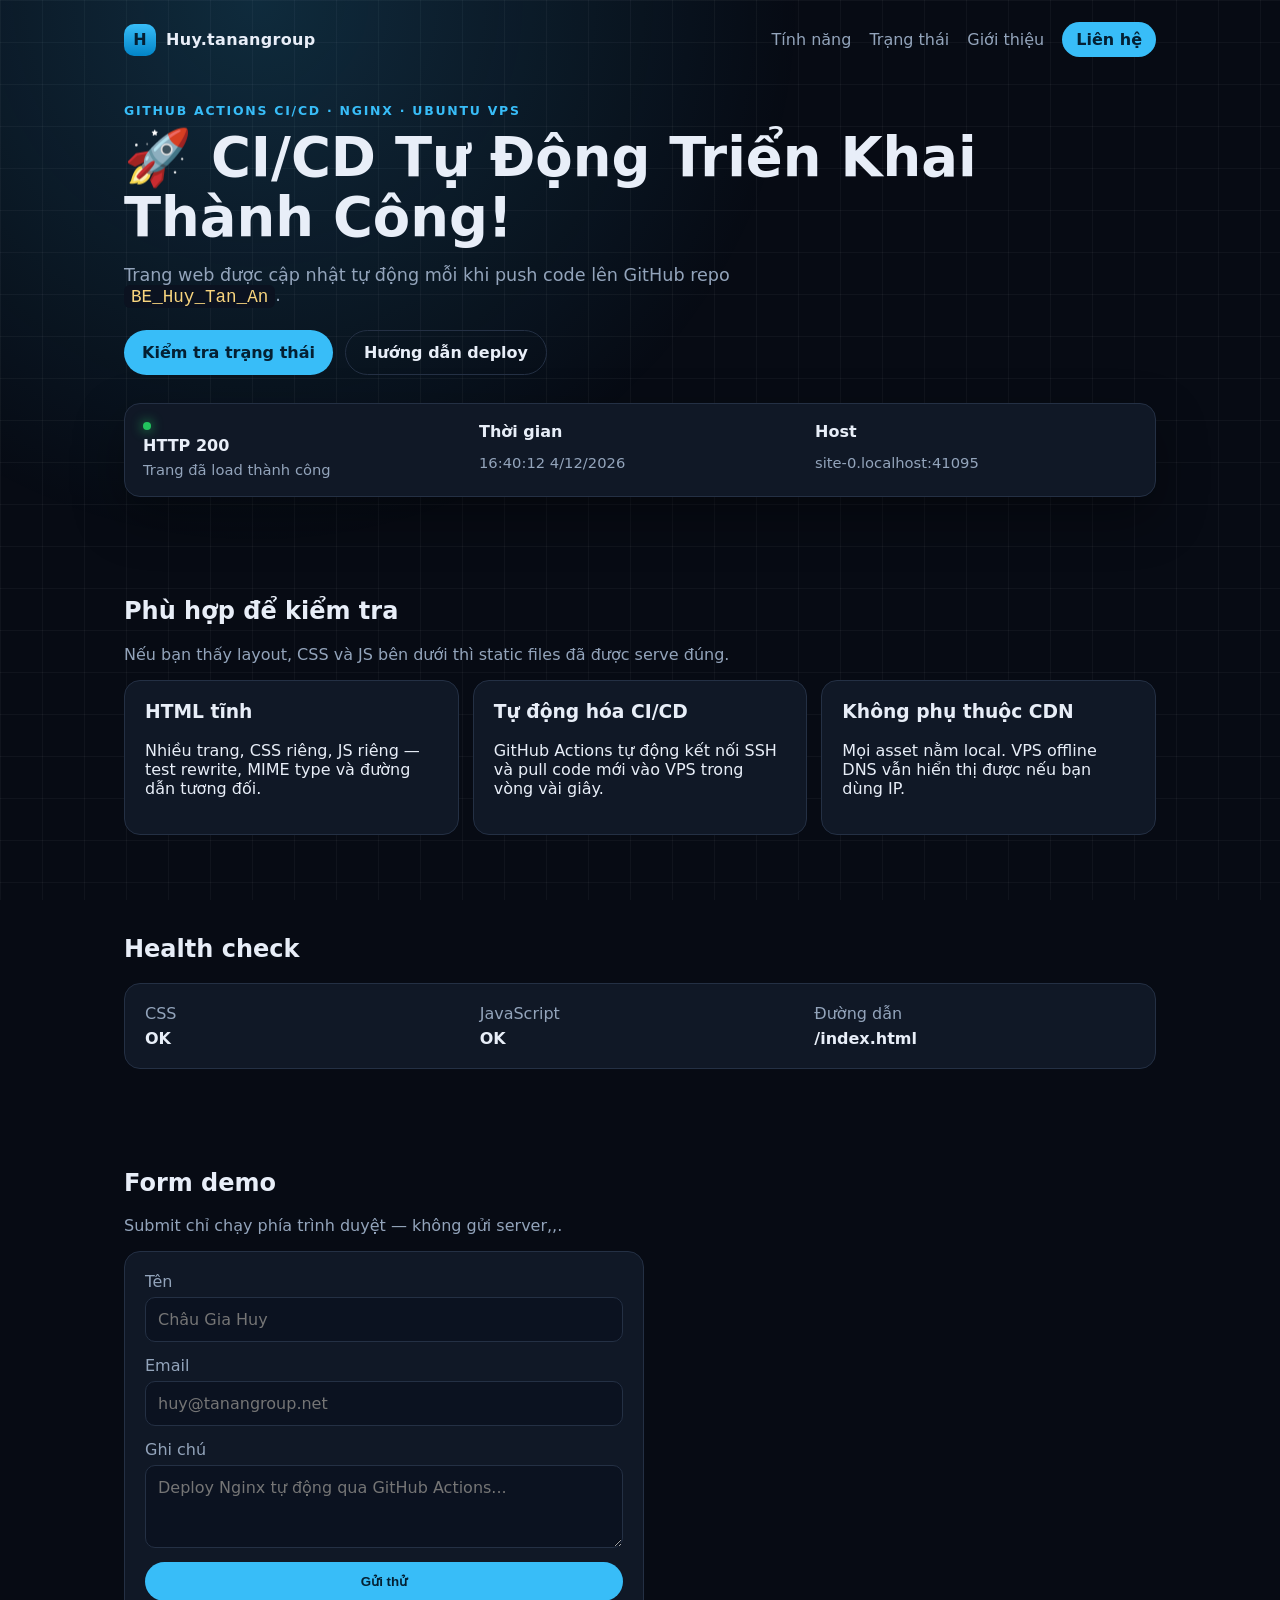
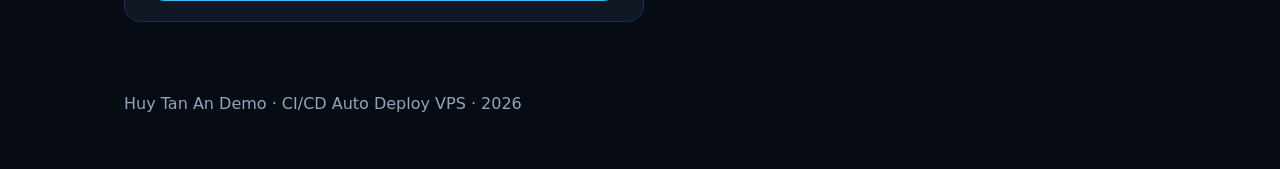
<file: index.html>
<!DOCTYPE html>
<html lang="vi">
  <head>
    <meta charset="UTF-8" />
    <meta name="viewport" content="width=device-width, initial-scale=1.0" />
    <title>Huy - VPS Deploy Demo</title>
    <meta name="description" content="Website HTML tĩnh test CI/CD tự động lên VPS qua GitHub Actions." />
    <link rel="icon" href="data:image/svg+xml,%3Csvg xmlns='http://www.w3.org/2000/svg' viewBox='0 0 32 32'%3E%3Crect rx='8' width='32' height='32' fill='%230ea5e9'/%3E%3Ctext x='16' y='22' text-anchor='middle' font-size='16' fill='white'%3EH%3C/text%3E%3C/svg%3E" />
    <link rel="stylesheet" href="css/style.css" />
  </head>
  <body>
    <div class="bg-grid" aria-hidden="true"></div>
    <header class="nav">
      <a class="logo" href="index.html">
        <span class="logo-mark">H</span>
        <span>Huy.tanangroup</span>
      </a>
      <nav>
        <a href="#features">Tính năng</a>
        <a href="#status">Trạng thái</a>
        <a href="about.html">Giới thiệu</a>
        <a class="btn btn-sm" href="#contact">Liên hệ</a>
      </nav>
    </header>

    <main>
      <section class="hero">
        <p class="eyebrow">GitHub Actions CI/CD · Nginx · Ubuntu VPS</p>
        <h1>🚀 CI/CD Tự Động Triển Khai Thành Công!</h1>
        <p class="lead">
          Trang web được cập nhật tự động mỗi khi push code lên GitHub repo <code>BE_Huy_Tan_An</code>.
        </p>
        <div class="hero-actions">
          <a class="btn" href="#status">Kiểm tra trạng thái</a>
          <a class="btn btn-ghost" href="about.html">Hướng dẫn deploy</a>
        </div>
        <div class="hero-card">
          <div>
            <span class="dot"></span>
            <strong>HTTP 200</strong>
            <span id="page-ok">Trang đã load thành công</span>
          </div>
          <div>
            <strong>Thời gian</strong>
            <span id="now">—</span>
          </div>
          <div>
            <strong>Host</strong>
            <span id="host">—</span>
          </div>
        </div>
      </section>

      <section id="features" class="section">
        <h2>Phù hợp để kiểm tra</h2>
        <p class="muted">Nếu bạn thấy layout, CSS và JS bên dưới thì static files đã được serve đúng.</p>
        <div class="grid">
          <article class="card">
            <h3>HTML tĩnh</h3>
            <p>Nhiều trang, CSS riêng, JS riêng — test rewrite, MIME type và đường dẫn tương đối.</p>
          </article>
          <article class="card">
            <h3>Tự động hóa CI/CD</h3>
            <p>GitHub Actions tự động kết nối SSH và pull code mới vào VPS trong vòng vài giây.</p>
          </article>
          <article class="card">
            <h3>Không phụ thuộc CDN</h3>
            <p>Mọi asset nằm local. VPS offline DNS vẫn hiển thị được nếu bạn dùng IP.</p>
          </article>
        </div>
      </section>

      <section id="status" class="section">
        <h2>Health check</h2>
        <div class="status-board">
          <div class="stat">
            <span>CSS</span>
            <strong id="css-ok">OK</strong>
          </div>
          <div class="stat">
            <span>JavaScript</span>
            <strong id="js-ok">Đang kiểm tra…</strong>
          </div>
          <div class="stat">
            <span>Đường dẫn</span>
            <strong id="path">—</strong>
          </div>
        </div>
      </section>

      <section id="contact" class="section">
        <h2>Form demo</h2>
        <p class="muted">Submit chỉ chạy phía trình duyệt — không gửi server,,.</p>
        <form id="demo-form" class="form">
          <label>
            Tên
            <input name="name" required placeholder="Châu Gia Huy" />
          </label>
          <label>
            Email
            <input name="email" type="email" required placeholder="huy@tanangroup.net" />
          </label>
          <label>
            Ghi chú
            <textarea name="note" rows="3" placeholder="Deploy Nginx tự động qua GitHub Actions..."></textarea>
          </label>
          <button class="btn" type="submit">Gửi thử</button>
          <p id="form-msg" class="form-msg" hidden></p>
        </form>
      </section>
    </main>

    <footer>
      <p>Huy Tan An Demo · CI/CD Auto Deploy VPS · 2026</p>
    </footer>
    <script src="js/main.js"></script>
  </body>
</html>
</file>
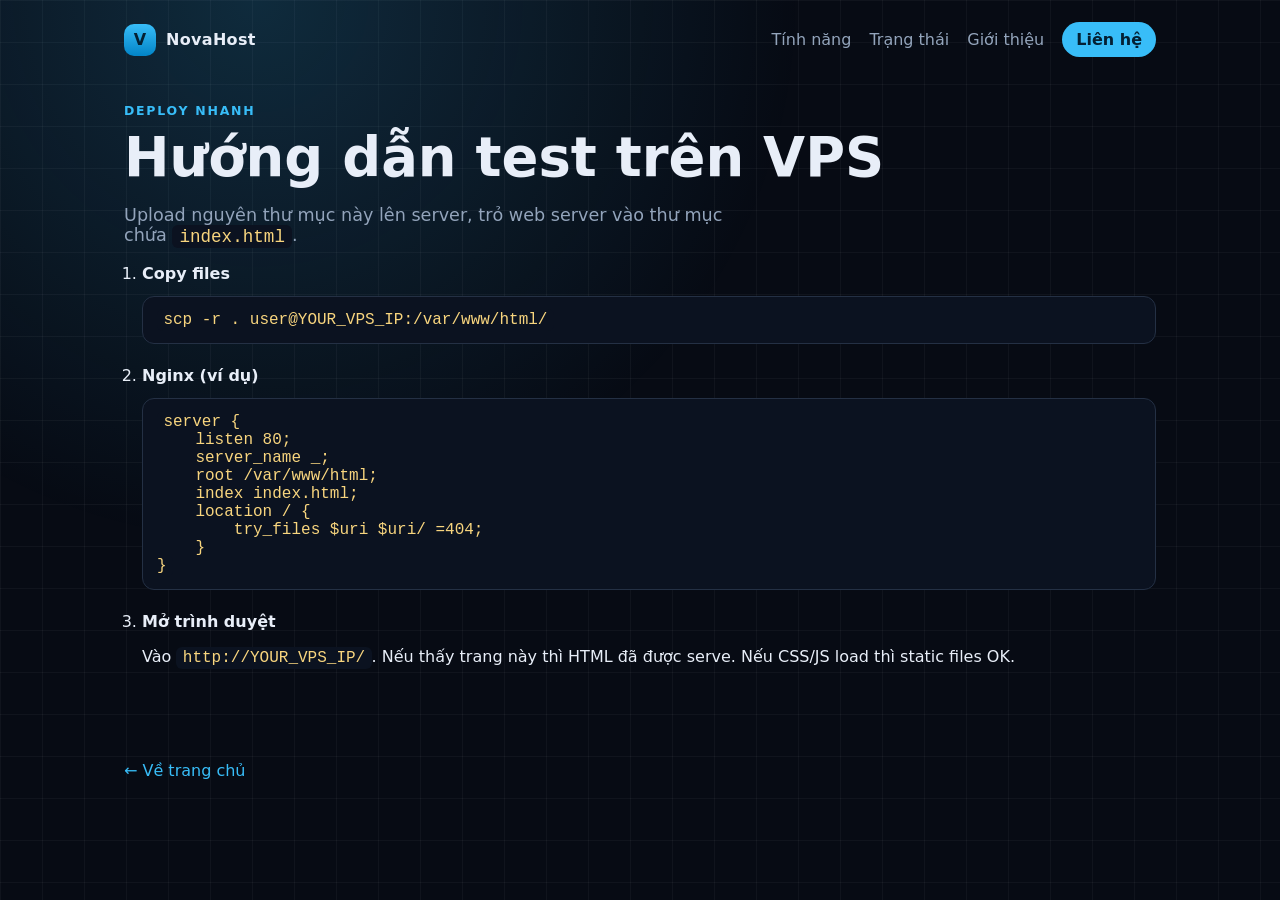
<file: about.html>
<!DOCTYPE html>
<html lang="vi">
  <head>
    <meta charset="UTF-8" />
    <meta name="viewport" content="width=device-width, initial-scale=1.0" />
    <title>Giới thiệu · VPS Deploy Demo</title>
    <link rel="icon" href="data:image/svg+xml,%3Csvg xmlns='http://www.w3.org/2000/svg' viewBox='0 0 32 32'%3E%3Crect rx='8' width='32' height='32' fill='%230ea5e9'/%3E%3Ctext x='16' y='22' text-anchor='middle' font-size='16' fill='white'%3EV%3C/text%3E%3C/svg%3E" />
    <link rel="stylesheet" href="css/style.css" />
  </head>
  <body>
    <div class="bg-grid" aria-hidden="true"></div>
    <header class="nav">
      <a class="logo" href="index.html">
        <span class="logo-mark">V</span>
        <span>NovaHost</span>
      </a>
      <nav>
        <a href="index.html#features">Tính năng</a>
        <a href="index.html#status">Trạng thái</a>
        <a href="about.html">Giới thiệu</a>
        <a class="btn btn-sm" href="index.html#contact">Liên hệ</a>
      </nav>
    </header>

    <main class="page">
      <p class="eyebrow">Deploy nhanh</p>
      <h1>Hướng dẫn test trên VPS</h1>
      <p class="lead">Upload nguyên thư mục này lên server, trỏ web server vào thư mục chứa <code>index.html</code>.</p>

      <ol class="steps">
        <li>
          <strong>Copy files</strong>
          <pre><code>scp -r . user@YOUR_VPS_IP:/var/www/html/</code></pre>
        </li>
        <li>
          <strong>Nginx (ví dụ)</strong>
          <pre><code>server {
    listen 80;
    server_name _;
    root /var/www/html;
    index index.html;
    location / {
        try_files $uri $uri/ =404;
    }
}</code></pre>
        </li>
        <li>
          <strong>Mở trình duyệt</strong>
          <p>Vào <code>http://YOUR_VPS_IP/</code>. Nếu thấy trang này thì HTML đã được serve. Nếu CSS/JS load thì static files OK.</p>
        </li>
      </ol>
    </main>

    <footer>
      <p><a href="index.html">← Về trang chủ</a></p>
    </footer>
    <script src="js/main.js"></script>
  </body>
</html>
</file>
<file: css/style.css>
:root {
  --bg: #070b14;
  --panel: #101826;
  --line: #243044;
  --text: #e8eef8;
  --muted: #93a4bb;
  --accent: #38bdf8;
  --accent-2: #22c55e;
  --shadow: 0 20px 50px rgba(0, 0, 0, 0.35);
  --radius: 16px;
  font-family: "Segoe UI", system-ui, sans-serif;
}

* {
  box-sizing: border-box;
}

html,
body {
  margin: 0;
  min-height: 100%;
  background: var(--bg);
  color: var(--text);
}

a {
  color: var(--accent);
  text-decoration: none;
}

code {
  font-family: Consolas, "Courier New", monospace;
  background: #0b1220;
  padding: 0.1em 0.4em;
  border-radius: 6px;
  color: #f8d57e;
}

.bg-grid {
  position: fixed;
  inset: 0;
  background-image:
    radial-gradient(circle at 20% 0%, rgba(56, 189, 248, 0.18), transparent 40%),
    linear-gradient(rgba(255, 255, 255, 0.04) 1px, transparent 1px),
    linear-gradient(90deg, rgba(255, 255, 255, 0.04) 1px, transparent 1px);
  background-size: auto, 42px 42px, 42px 42px;
  pointer-events: none;
  z-index: 0;
}

.nav,
main,
footer {
  position: relative;
  z-index: 1;
}

.nav {
  display: flex;
  justify-content: space-between;
  align-items: center;
  max-width: 1080px;
  margin: 0 auto;
  padding: 22px 24px;
}

.logo {
  display: flex;
  align-items: center;
  gap: 10px;
  color: var(--text);
  font-weight: 700;
  letter-spacing: 0.02em;
}

.logo-mark {
  width: 32px;
  height: 32px;
  border-radius: 10px;
  display: grid;
  place-items: center;
  background: linear-gradient(180deg, #38bdf8, #0284c7);
  color: #042033;
  font-weight: 800;
}

nav {
  display: flex;
  gap: 18px;
  align-items: center;
}

nav a:not(.btn) {
  color: var(--muted);
}

nav a:not(.btn):hover {
  color: var(--text);
}

.btn {
  display: inline-flex;
  align-items: center;
  justify-content: center;
  background: var(--accent);
  color: #042033;
  font-weight: 700;
  border: 0;
  border-radius: 999px;
  padding: 12px 18px;
  cursor: pointer;
}

.btn-sm {
  padding: 8px 14px;
}

.btn-ghost {
  background: transparent;
  color: var(--text);
  border: 1px solid var(--line);
}

.hero,
.section,
.page {
  max-width: 1080px;
  margin: 0 auto;
  padding: 24px 24px 56px;
}

.hero h1,
.page h1 {
  font-size: clamp(2rem, 5vw, 3.4rem);
  line-height: 1.1;
  margin: 10px 0 16px;
}

.eyebrow {
  color: var(--accent);
  text-transform: uppercase;
  letter-spacing: 0.14em;
  font-size: 0.78rem;
  font-weight: 700;
  margin: 0;
}

.lead {
  max-width: 640px;
  color: var(--muted);
  font-size: 1.1rem;
}

.hero-actions {
  display: flex;
  gap: 12px;
  flex-wrap: wrap;
  margin: 24px 0 28px;
}

.hero-card,
.grid,
.status-board {
  display: grid;
  gap: 14px;
}

.hero-card {
  grid-template-columns: repeat(3, 1fr);
  background: var(--panel);
  border: 1px solid var(--line);
  border-radius: var(--radius);
  padding: 18px;
  box-shadow: var(--shadow);
}

.hero-card div {
  display: grid;
  gap: 6px;
}

.hero-card span {
  color: var(--muted);
  font-size: 0.92rem;
}

.dot {
  width: 8px;
  height: 8px;
  border-radius: 50%;
  background: var(--accent-2);
  display: inline-block;
  margin-right: 6px;
  box-shadow: 0 0 12px var(--accent-2);
}

.muted {
  color: var(--muted);
}

.grid {
  grid-template-columns: repeat(3, 1fr);
}

.card,
.form,
.status-board {
  background: var(--panel);
  border: 1px solid var(--line);
  border-radius: var(--radius);
  padding: 20px;
}

.card h3 {
  margin-top: 0;
}

.status-board {
  grid-template-columns: repeat(3, 1fr);
}

.stat {
  display: grid;
  gap: 6px;
}

.stat span {
  color: var(--muted);
}

.form {
  max-width: 520px;
  display: grid;
  gap: 14px;
}

label {
  display: grid;
  gap: 6px;
  color: var(--muted);
}

input,
textarea {
  width: 100%;
  background: #0b1220;
  border: 1px solid var(--line);
  color: var(--text);
  border-radius: 10px;
  padding: 12px;
  font: inherit;
}

.form-msg {
  color: var(--accent-2);
  margin: 0;
}

.steps {
  padding-left: 18px;
}

.steps li {
  margin-bottom: 22px;
}

pre {
  background: #0b1220;
  border: 1px solid var(--line);
  border-radius: 12px;
  padding: 14px;
  overflow: auto;
}

footer {
  max-width: 1080px;
  margin: 0 auto;
  padding: 0 24px 40px;
  color: var(--muted);
}

@media (max-width: 800px) {
  nav a:not(.btn) {
    display: none;
  }

  .hero-card,
  .grid,
  .status-board {
    grid-template-columns: 1fr;
  }
}
</file>
